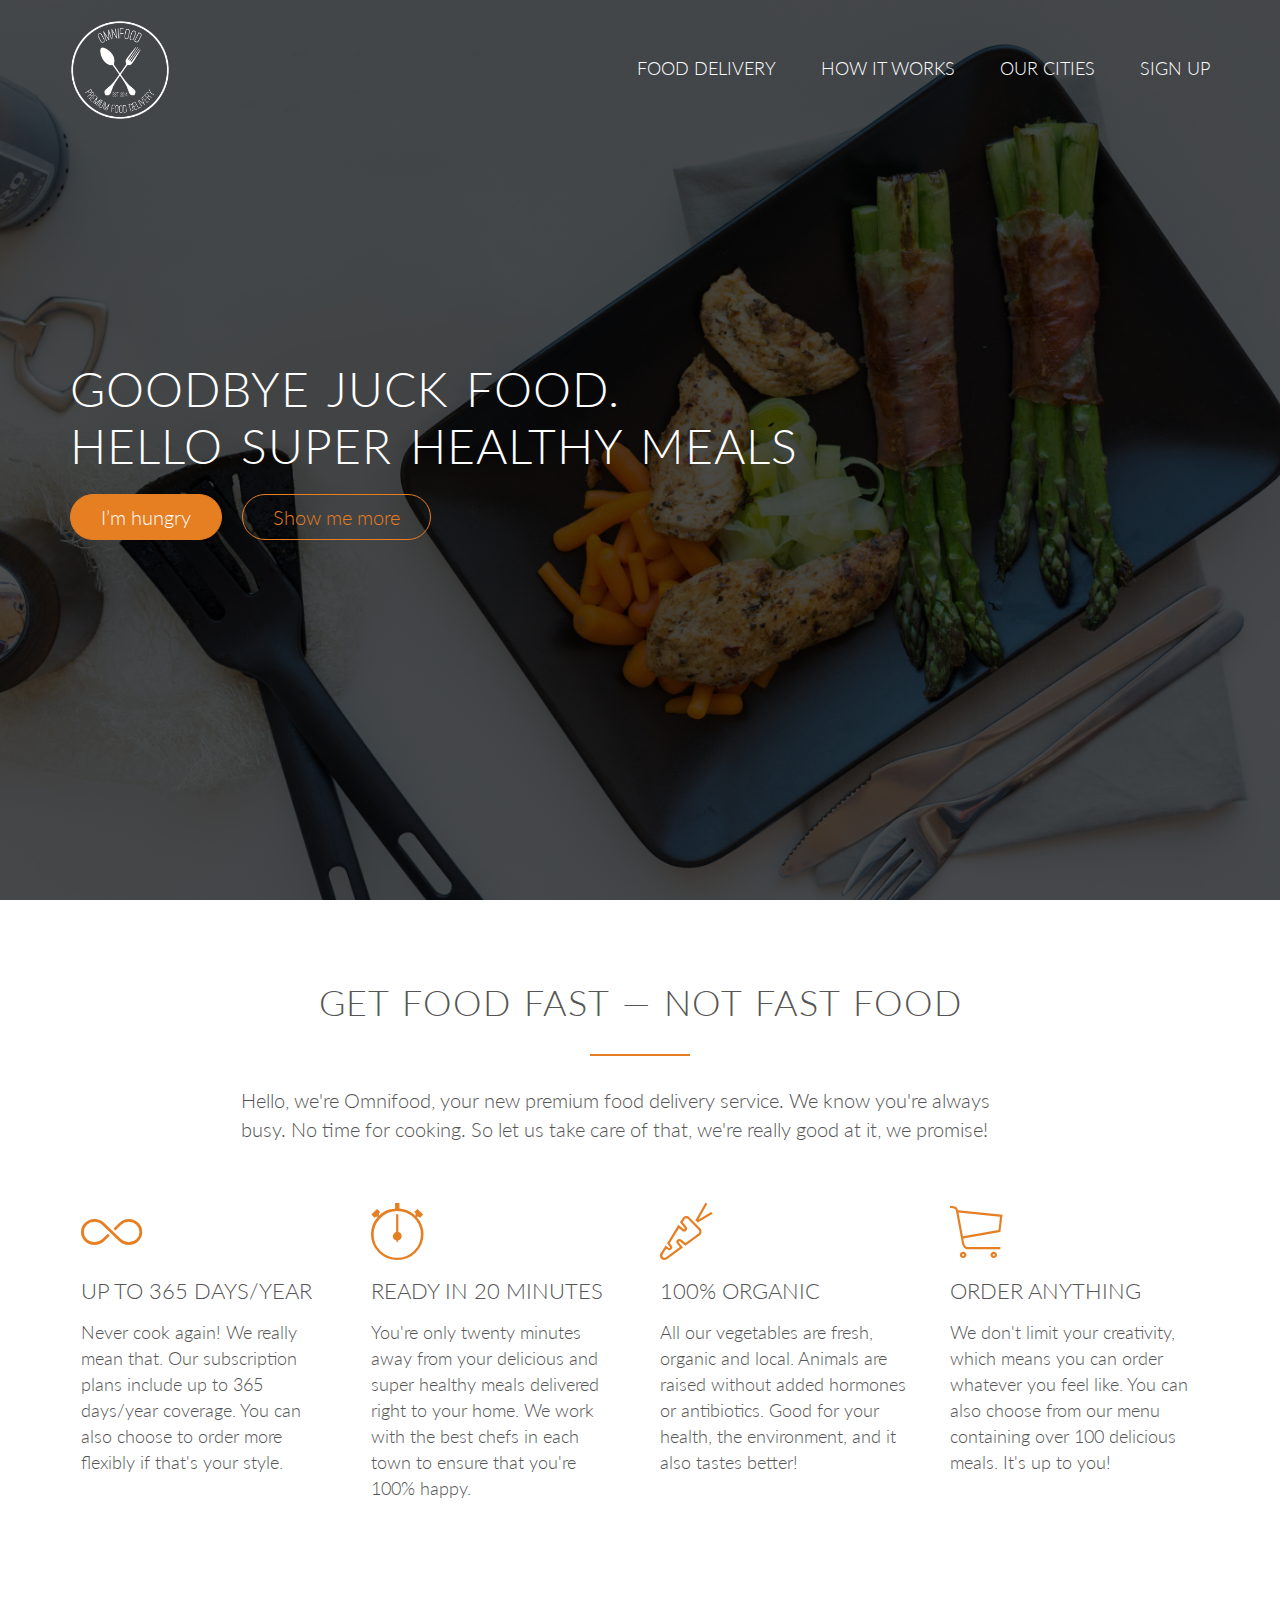
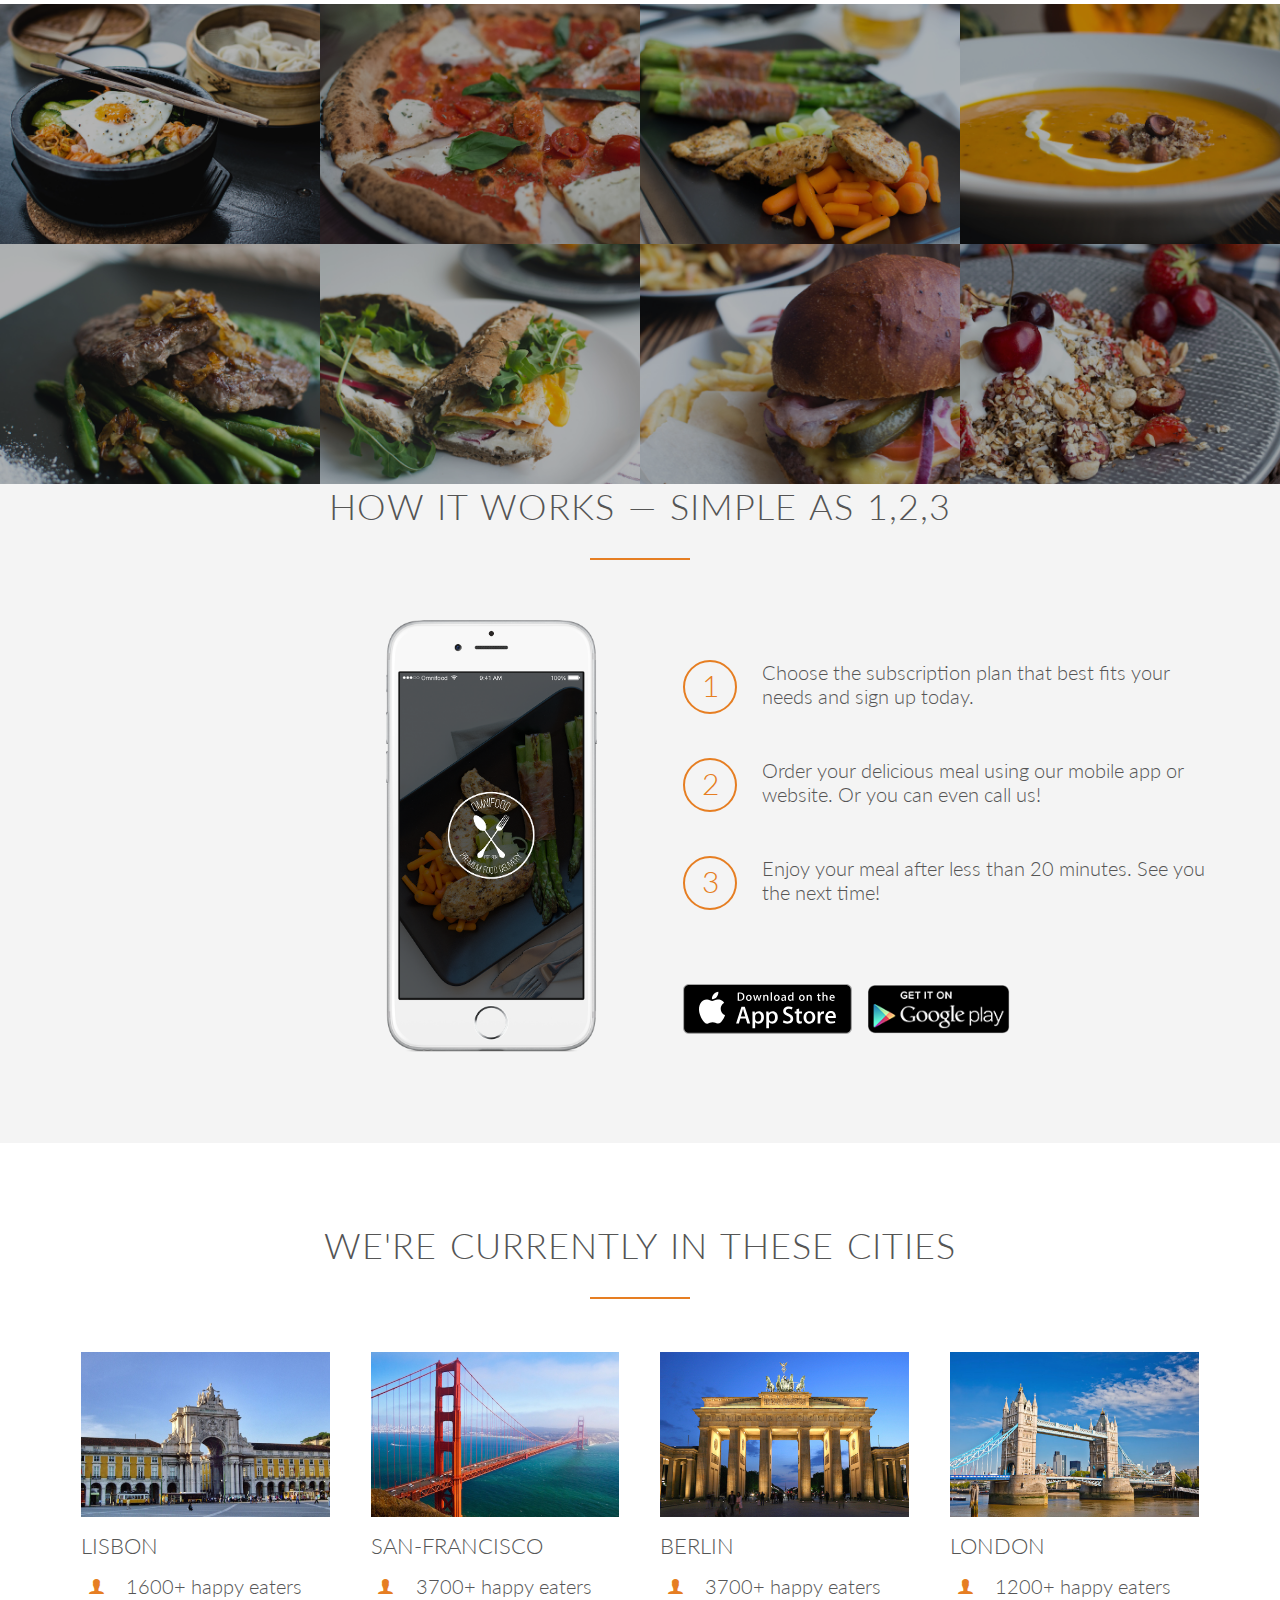
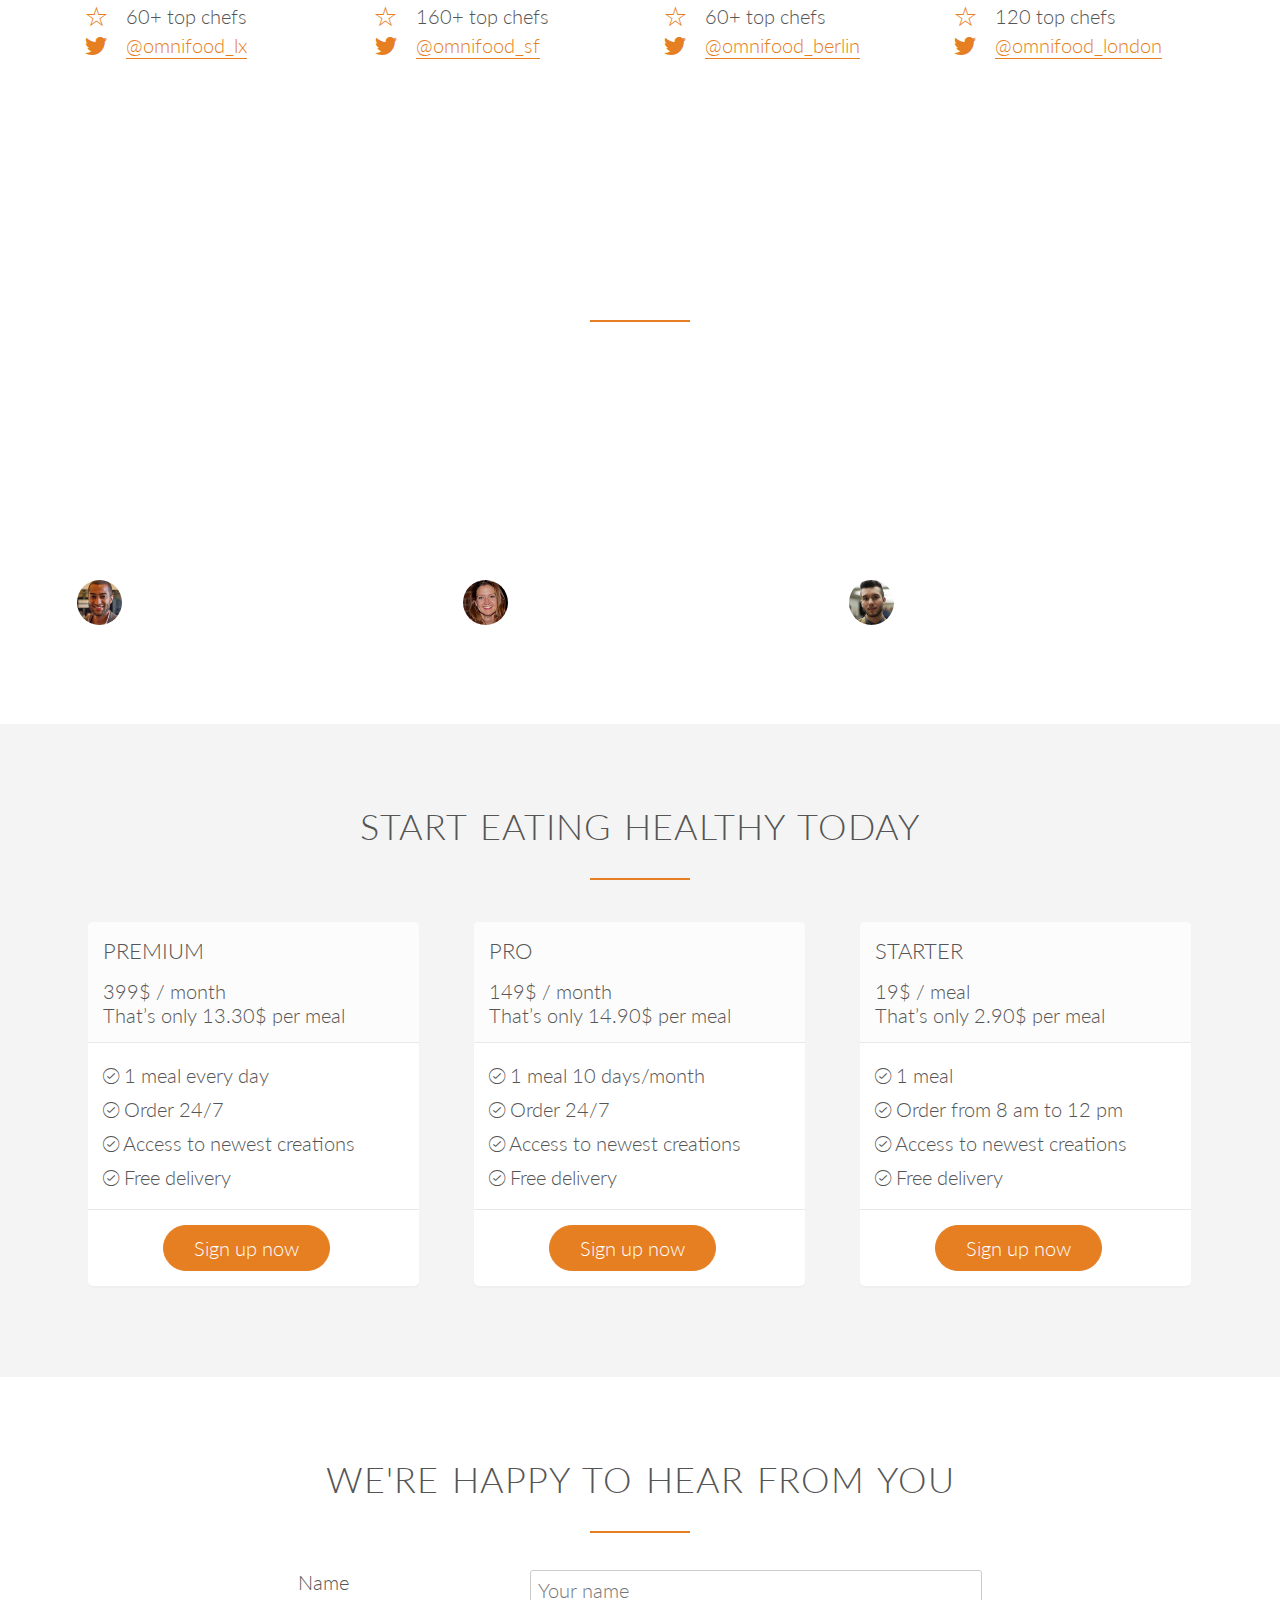
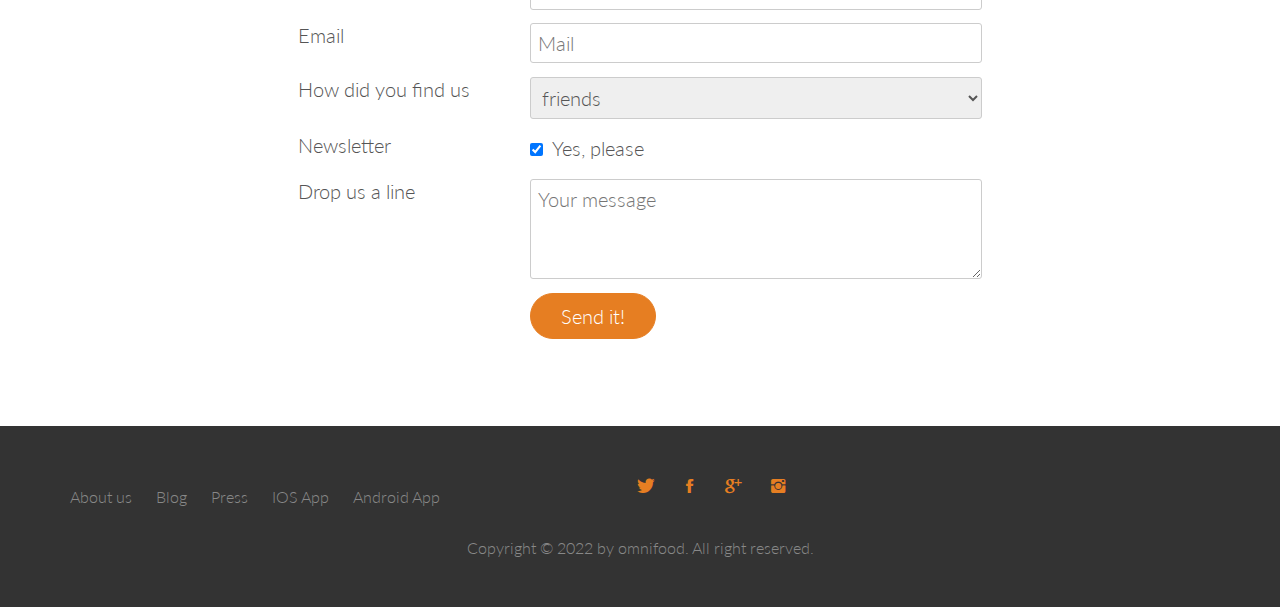
<file: index.html>
<!DOCTYPE.html>
<html>
    <head>
    <link rel="stylesheet"types="text/css"href="vendors/css/normalize.css">
    <link rel="stylesheet"types="text/css"href="vendors/css/grid.css">
   <link rel="stylesheet" type="text/css" href="vendors/css/ionicons.min.css">
  <link rel="stylesheet"types="text/css" href="resources/css/style.css"> 
   <!--<link rel="stylesheet"types="text/css" href="Resourses/css/style.css">-->
    <link href="https://fonts.googleapis.com/css2?family=Lato:ital,wght@0,100;0,300;0,400;1,100;1,700&display=swap" rel="stylesheet" types="text/css"> 
    <title>
        Omnifood
    </title>
</head>
        <body>
            <header>
                <nav>
                    <div class="row">
                        <img src="resources/img/logo-white.png" alt="Omnifood logo"class="logo">
                        <ul class="main-nav">
                            <li><a href="#">Food delivery</a></li>
                            <li><a href="#">How it works</a></li>
                            <li><a href="#">Our Cities</a></li>
                            <li><a href="#">Sign up</a></li>
                        </ul>

                    </div>
                </nav>
               <div class="hero-text-box">
                    <h1>Goodbye juck food.<br>Hello super healthy meals</h1>
                    <a class="btn btn-full" href="#">I’m hungry</a>
                    <a class="btn btn-ghost" href="#">Show me more</a>

                </div>
           </header>
           <section class="section-features">
              <div class="row">
                   <h2>Get food fast &mdash; not fast food</h2>
                   <p class="long-copy">
                      Hello, we're Omnifood, your new premium food delivery service. We know you're always busy. No time for cooking. So let us take care of that, we're really good at it, we promise!
                   </p>
              </div>
            
               <div class="row">
                   <div class="col span-1-of-4 box"> 
                      <i class="ion-ios-infinite-outline icon-big"></i> <!-- ionicon.min.css add করে ionicons.com থেকে just নামটা কপি করে class হিসাবে add করলেই হবে-->
                      <h3>Up to 365 days/year</h3>
                      <p>
                        Never cook again! We really mean that. Our subscription plans include up to 365 days/year coverage. You can also choose to order more flexibly if that's your style.
                     </p>
                  </div>
                <div class="col span-1-of-4 box">
                    <i class="ion-ios-stopwatch-outline icon-big"></i>
                    <h3>Ready in 20 minutes</h3>
                    <p>
                        You're only twenty minutes away from your delicious and super healthy meals delivered right to your home. We work with the best chefs in each town to ensure that you're 100% happy.
                    </p>
                </div>
                <div class="col span-1-of-4 box">
                    <i class="ion-ios-nutrition-outline icon-big"></i>
                    <h3>100% organic</h3>
                    <p>
                        All our vegetables are fresh, organic and local. Animals are raised without added hormones or antibiotics. Good for your health, the environment, and it also tastes better!
                    </p>
                </div>
                  <div class="col span-1-of-4 box">
                    <i class="ion-ios-cart-outline icon-big"></i>
                    <h3>Order anything</h3>
                    <p>
                        We don't limit your creativity, which means you can order whatever you feel like. You can also choose from our menu containing over 100 delicious meals. It's up to you!
                    </p>
                  </div>
                </div>   
            </section>

            <section class="section-meals">
                <ul class="meals-showcase">
                    <li>
                        <figure class="meal-photo">
                            <img src="resources/img/1.jpg" alt="Korean bibimbap with egg and vegetables">
                        </figure>
                    </li>
                    <li>
                        <figure class="meal-photo" >
            
                        
                            <img src="resources/img/2.jpg" alt="Simple italian pizza with cherry tomatoes">
                        </figure>
                    </li>
                    <li>
                        <figure class="meal-photo">
                            <img src="resources/img/3.jpg" alt="Chicken breast steak with vegetables">
                        </figure>
                    </li>
                    <li>
                        <figure class="meal-photo">
                            <img src="resources/img/4.jpg" alt="Autumn pumpkin soup">
                        </figure>
                    </li>

                </ul>

                <ul class="meals-showcase">
                    <li>
                        <figure class="meal-photo">
                            <img src="resources/img/5.jpg" alt="Paleo beef steak with vegetables">
                        </figure>
                    </li>
                    <li>
                        <figure class="meal-photo">
                            <img src="resources/img/6.jpg" alt="Healthy baguette with egg and vegetables">
                        </figure>
                    </li>
                    <li>
                        <figure class="meal-photo" >
                            
                            <img src="resources/img/7.jpg" alt="Burger with cheddar and bacon">
                        </figure>
                    </li>
                    <li>
                        <figure class="meal-photo">
                            <img src="resources/img/8.jpg" alt="Granola with cherries and strawberries">
                        </figure>
                    </li>

                </ul>
                


            </section>
            <section class="section-steps">
                <div class="row">
                    <h2>How it works &mdash; simple as 1,2,3</h2>
                </div>
                <div class="row">
                    <div class="col span-1-of-2 steps-box">
                        <img src="resources/img/app-iPhone.png" alt="Omnifood app on iphone" class="app-screen">
                    </div>
                    <div class="col span-1-of-2 steps-box">
                        
                        <div class="works-step">
                            <div>1</div>
                            <p>Choose the subscription plan that best fits your needs and sign up today.</p>
                        </div>
                        <div class="works-step">
                            <div>2</div>
                            <p>Order your delicious meal using our mobile app or website. Or you can even call us!</p>
                        </div>
                        <div class="works-step">
                            <div>3</div>
                            <p>Enjoy your meal after less than 20 minutes. See you the next time!</p>
                        </div>
                        <a href="https://play.google.com/store/apps/details?id=com.playful.flirty.local.moms.personals.meetups&gclid=CjwKCAiAheacBhB8EiwAItVO22hJdziJp4eKCuzRIHZWFOJwMffQYZ4vuvxx7JPDQHBOtcshnYfucRoCfJQQAvD_BwE" class="btn-app"><img src="resources/img/download-app.svg" alt="App Store BUtton"></a>
                        <a href="https://www.google.com" class="btn-app"><img src="resources/img/download-app-android.png" alt="Play Store BUtton"></a>
                    </div>
                </div>
        
                
            </section>

            <section class="section-cities">
                <div class="row">
                    <h2> We're currently in these cities</h2>
                    
                </div> 
                <div class="row">
                    <div class="col span-1-of-4 box">
                        <img src="resources/img/lisbon-3.jpg" alt="Lisbon">
                        <h3>Lisbon</h3>
                        <div class="city-feature">
                            <i class="ion-ios-person icon-small"></i>
                            1600+ happy eaters
                        </div>
                        <div class="city-feature">
                            <i class="ion-ios-star-outline icon-small"></i>
                            60+ top chefs
                         </div>
                         <div class="city-feature">
                            <i class="ion-social-twitter icon-small"></i>
                            <a href="#">@omnifood_lx</a>
                         </div>
                    </div>
                    <div class="col span-1-of-4 box ">
                        <img src="resources/img/san-francisco.jpg" alt="Lisbon">
                        <h3>San-francisco</h3>
                        <div class="city-feature">
                           <i class="ion-ios-person icon-small"></i>
                           3700+ happy eaters
                        </div>
                        <div class="city-feature">
                            <i class="ion-ios-star-outline icon-small"></i>
                            160+ top chefs
                         </div>
                         <div class="city-feature">
                            <i class="ion-social-twitter icon-small"></i>
                            <a href="#">@omnifood_sf</a>
                         </div>
                    </div>
                    <div class="col span-1-of-4 box ">
                        <img src="resources/img/berlin.jpg" alt="Lisbon">
                        <h3>Berlin</h3>
                        <div class="city-feature">
                           <i class="ion-ios-person icon-small"></i>
                           3700+ happy eaters
                        </div>
                        <div class="city-feature">
                            <i class="ion-ios-star-outline icon-small"></i>
                            60+ top chefs
                         </div>
                         <div class="city-feature">
                            <i class="ion-social-twitter icon-small"></i>
                            <a href="#">@omnifood_berlin</a>
                         </div>
                    </div>
                    <div class="col span-1-of-4 box ">      <!--box dile separate pic hobe na dile ak sathe hbe pic gula-->
                        <img src="resources/img/london.jpg" alt="Lisbon">
                        <h3>London</h3>
                        <div class="city-feature">
                           <i class="ion-ios-person icon-small"></i>
                           1200+ happy eaters
                        </div>
                        <div class="city-feature">
                            <i class="ion-ios-star-outline icon-small"></i>
                            120 top chefs
                         </div>
                         <div class="city-feature">
                            <i class="ion-social-twitter icon-small"></i>
                            <a href="#">@omnifood_london</a>
                         </div>
                    </div>
                </div> 
            </section>
             
            <section class="section-testimonials">
                <div class="row">
                    <h2>Our customers can't live without us</h2>
                </div>
                <div class="row">
                    <div class="col span-1-of-3">
                        <blockquote>
                            Omnifood is just awesome! I just launched a startup which leaves me with no time for cooking, so Omnifood is a life-saver. Now that I got used to it, I couldn't live without my daily meals!
                        <cite><img src="resources/img/customer-1.jpg">Alberto Duncan</cite>      
                        </blockquote>
                    </div>
                    <div class="col span-1-of-3">
                        <blockquote>
                            Inexpensive, healthy and great-tasting meals, delivered right to my home. We have lots of food delivery here in Lisbon, but no one comes even close to Omifood. Me and my family are so in love!
                        <cite><img src="resources/img/customer-2.jpg">Anik paul</cite>      
                        </blockquote>
                    </div>
                    <div class="col span-1-of-3">
                        <blockquote>
                            I was looking for a quick and easy food delivery service in San Franciso. I tried a lot of them and ended up with Omnifood. Best food delivery service in the Bay Area. Keep up the great work!
                        <cite><img src="resources/img/customer-3.jpg">Arif ISlam</cite>      
                        </blockquote>
                    </div>
                </div>
            </section>

            <section class="section-plans">
                <div class="row">
                    <h2>Start eating healthy today</h2>
                    </div>
                    <div class="row">
                        <div class="col span-1-of-3">
                            <div class="plan-box">
                                <div>
                                    <h3>Premium</h3>
                                    <p class="plan-prize">399$ / month</p>
                                    <p class="plan-prize-meal">That’s only 13.30$ per meal</p>
                                
                                </div>
                                    
                                
                                <div>
                                    <ul>
                                        <li> <i class="ion-ios-checkmark-outline"></i> 1 meal every day</li>
                                        <li> <i class="ion-ios-checkmark-outline"></i> Order 24/7</li>
                                        <li> <i class="ion-ios-checkmark-outline"></i> Access to newest creations</li>
                                        <li> <i class="ion-ios-checkmark-outline"></i> Free delivery</li>
                                    </ul>
                                </div>

                                <div>
                                    <a href="#" class="btn btn-full">Sign up now</a>
                                </div>
                            </div>
                        </div>


                        <div class="col span-1-of-3">
                            <div class="plan-box">
                                <div>
                                    <h3>Pro</h3>
                                    <p class="plan-prize">149$ / month</p>
                                    <p class="plan-prize-meal">That’s only 14.90$ per meal</p>
                                
                                </div>
                                    
                                
                                <div>
                                    <ul>
                                        <li> <i class="ion-ios-checkmark-outline"></i> 1 meal 10 days/month</li>
                                        <li> <i class="ion-ios-checkmark-outline"></i> Order 24/7</li>
                                        <li> <i class="ion-ios-checkmark-outline"></i> Access to newest creations</li>
                                        <li> <i class="ion-ios-checkmark-outline"></i> Free delivery</li>
                                    </ul>
                                </div>

                                <div>
                                    <a href="#" class="btn btn-full">Sign up now</a>
                                </div>
                            </div>
                        </div>



                        <div class="col span-1-of-3">
                            <div class="plan-box">
                                <div>
                                    <h3>Starter</h3>
                                    <p class="plan-prize">19$ / meal</p>
                                    <p class="plan-prize-meal">That’s only 2.90$ per meal</p>
                                
                                </div>
                                    
                                
                                <div>
                                    <ul>
                                        <li> <i class="ion-ios-checkmark-outline"></i> 1 meal </li>
                                        <li> <i class="ion-ios-checkmark-outline"></i> Order from 8 am to 12 pm</li>
                                        <li> <i class="ion-ios-checkmark-outline"></i> Access to newest creations</li>
                                        <li> <i class="ion-ios-checkmark-outline"></i> Free delivery</li>
                                    </ul>
                                </div>

                                <div>
                                    <a href="#" class="btn btn-full">Sign up now</a>
                                </div>
                            </div>
                        </div>
                 
            </section>


            <section class="section-form">
                <div class="row">
                    <h2>We're happy to hear from you</h2>
                </div>
                <div class="row">
                    <form method="post" action="#" class="contact-form">
                        <div class="row">
                            <div class="col span-1-of-3">
                                <label>Name</label>
                            </div>
                            <div class="col span-2-of-3">
                                <input type="text" name="name" id="name" placeholder="Your name" required>
                            </div>
                        </div>

                        <div class="row">
                            <div class="col span-1-of-3">
                                <label>Email</label>
                            </div>
                            <div class="col span-2-of-3">
                                <input type="text" name="name" id="name" placeholder="Mail" required>
                            </div>
                        </div>

                        <div class="row">
                            <div class="col span-1-of-3">
                                <label>How did you find us</label>
                            </div>
                            <div class="col span-2-of-3">
                                <select name="find us" id="find us">              <!--for select option -->
                                    <option value="friends"  selected>friends</option>
                                    <option value="search" >search engine</option>
                                    <option value="ad">Advertisement</option>
                                    <option value="other">Other</option>
                                 </select>
                            </div>
                        </div>

                        <div class="row">
                            <div class="col span-1-of-3">
                                <label>Newsletter</label>
                            </div>
                            <div class="col span-2-of-3">          <!--aita hocce form er jonno mainly akoi sarite uthbe faka ghor gula-->
                                <input type="checkbox" name="news" id="news" checked> Yes, please
                            </div>
                        </div>

                        <div class="row">
                            <div class="col span-1-of-3">
                                <label>Drop us a line</label>
                            </div>
                            <div class="col span-2-of-3">
                                <textarea name="message" placeholder="Your message"></textarea>
                            </div>
                        </div>

                        <div class="row">
                            <div class="col span-1-of-3">
                                <label>&nbsp;</label>
                            </div>
                            <div class="col span-2-of-3">
                                <input type="submit" value="Send it!">
                            </div>
                        </div>
                    </form>
                </div>
            </section>

            <footer>
              <div class="row">
               <div class="col span-1-of-2">
                   <ul class="footer-nav">
                    <li><a href="#">About us</a></li>
                    <li><a href="#">Blog</a></li>
                    <li><a href="#">Press</a></li>
                    <li><a href="#">IOS App</a></li>
                    <li><a href="#">Android App</a></li>
                   </ul>

               </div>
                     <ul class="social-link">
                        <!--<li><a href="#"><i class="ion-social-facebook-small"></i></a></li>--->
                        <i class="ion-social-twitter icon-small"></i>
                        <i class="ion-social-facebook icon-small"></i>
                        <i class="ion-social-googleplus icon-small"></i>
                        <i class="ion-social-Instagram icon-small"></i>
                     </ul>

              </div>

              <div class="row">
                <p>
                    Copyright &copy; 2022 by omnifood. All right reserved.
                </p>
              </div>
            </footer>
        </body>
        




        
</html>



<!------
Section 8: Footer
Title: None

Navigation:
1. About us
2. Blog
3. Press
4. iOS App
5. Android App

Also include links to facebook, twitter, google+ and Instagram accounts

<ion-icon name="logo-facebook"></ion-icon>

------>
</file>
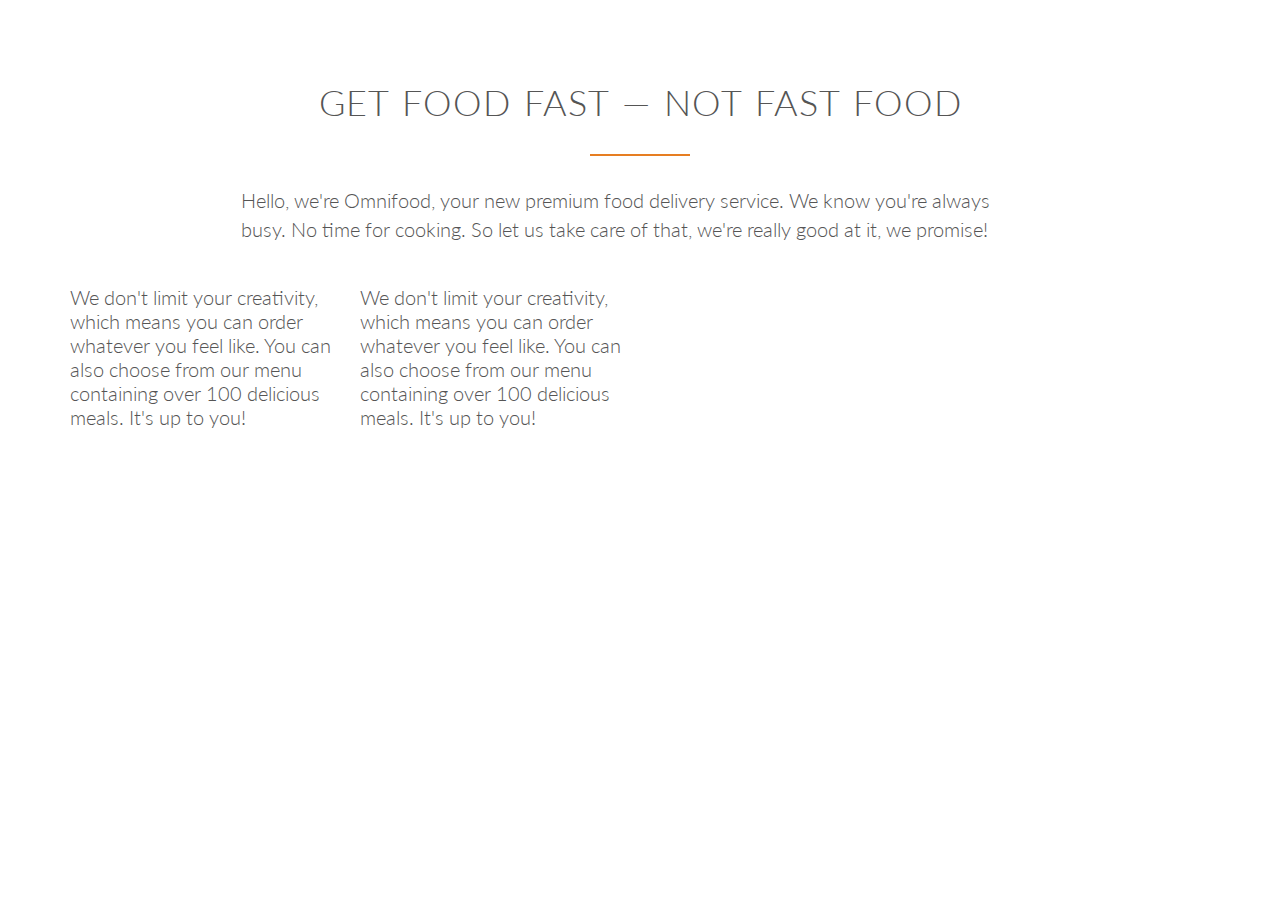
<file: new.html>
<!DOCTYPE html>
<html lang="en">

<head>
    <meta name="viewport" content="width=device-width, initial-scale=1.0">

    <link rel="stylesheet" type="text/css" href="vendors/css/normalize.css">
    <!--সব ব্রাউজারে একই দেখার জন্য এই normalize.css ব্যবহার করা হইছে-->
    <link rel="stylesheet" type="text/css" href="vendors/css/grid.css">
    <!--responsive web design এর জন্য-->
    <link rel="stylesheet" type="text/css" href="vendors/css/ionicons.min.css">
    <link rel="stylesheet" type="text/css" href="vendors/css/animate.css">
    <link rel="stylesheet" type="text/css" href="resources/css/style.css">
    <link rel="stylesheet" type="text/css" href="resources/css/queries.css">
    <link href='http://fonts.googleapis.com/css?family=Lato:100,300,400,300italic' rel='stylesheet' type='text/css'>
    <!--
 google থেকে ডিরেক্ট ফন্ট এইভাবে নেওয়া যায়, যেগুলা লাগবে সেগুলা সিলাক্ট করে url copy করে নিয়ে ব্যবহার করা যায়-->
    <title>Omnifood</title>
</head>

<body>


    <section class="section-features">
        <div class="row">
            <h2>Get food fast &mdash; not fast food</h2>
            <!-- হচ্ছে হাইফেন এর থেকে একটু বড়। এভাবেও charecter use করা যায়-->
            <p class="long-copy">
                Hello, we're Omnifood, your new premium food delivery service. We know you're always busy. No time for
                cooking. So let us take care of that, we're really good at it, we promise!
            </p>
        </div>

        <div class="row">
            <div class="col span-1-of-4">

                <p>
                    We don't limit your creativity, which means you can order whatever you feel like. You can also
                    choose from our menu containing over 100 delicious meals. It's up to you!
                </p>
            </div>
            <div class="col span-1-of-4">

                <p>
                    We don't limit your creativity, which means you can order whatever you feel like. You can also
                    choose from our menu containing over 100 delicious meals. It's up to you!
                </p>
            </div>
        </div>
    </section>

</body>

</html>
</file>
<file: vendors/css/grid.css>
/*  SECTIONS  ============================================================================= */

.section {
	clear: both;
	padding: 0px;
	margin: 0px;
}

/*  GROUPING  ============================================================================= */

.row {
    zoom: 1; /* For IE 6/7 (trigger hasLayout) */
}

.row:before,
.row:after {
    content:"";
    display:table;
}
.row:after {
    clear:both;
}

/*  GRID COLUMN SETUP   ==================================================================== */

.col {
	display: block;
	float:left;
	margin: 1% 0 1% 1.6%;
}

.col:first-child { margin-left: 0; } /* all browsers except IE6 and lower */


/*  REMOVE MARGINS AS ALL GO FULL WIDTH AT 480 PIXELS */

@media only screen and (max-width: 480px) {
	.col { 
		/*margin: 1% 0 1% 0%;*/
        margin: 0;
	}
}


/*  GRID OF TWO   ============================================================================= */


.span-2-of-2 {
	width: 100%;
}

.span-1-of-2 {
	width: 49.2%;
}

/*  GO FULL WIDTH AT LESS THAN 480 PIXELS */

@media only screen and (max-width: 480px) {
	.span-2-of-2 {
		width: 100%; 
	}
	.span-1-of-2 {
		width: 100%; 
	}
}


/*  GRID OF THREE   ============================================================================= */

	
.span-3-of-3 {
	width: 100%; 
}

.span-2-of-3 {
	width: 66.13%; 
}

.span-1-of-3 {
	width: 32.26%; 
}


/*  GO FULL WIDTH AT LESS THAN 480 PIXELS */

@media only screen and (max-width: 480px) {
	.span-3-of-3 {
		width: 100%; 
	}
	.span-2-of-3 {
		width: 100%; 
	}
	.span-1-of-3 {
		width: 100%;
	}
}

/*  GRID OF FOUR   ============================================================================= */

	
.span-4-of-4 {
	width: 100%; 
}

.span-3-of-4 {
	width: 74.6%; 
}

.span-2-of-4 {
	width: 49.2%; 
}

.span-1-of-4 {
	width: 23.8%; 
}


/*  GO FULL WIDTH AT LESS THAN 480 PIXELS */

@media only screen and (max-width: 480px) {
	.span-4-of-4 {
		width: 100%; 
	}
	.span-3-of-4 {
		width: 100%; 
	}
	.span-2-of-4 {
		width: 100%; 
	}
	.span-1-of-4 {
		width: 100%; 
	}
}


/*  GRID OF FIVE   ============================================================================= */

	
.span-5-of-5 {
	width: 100%;
}

.span-4-of-5 {
  	width: 79.68%; 
}

.span-3-of-5 {
  	width: 59.36%; 
}

.span-2-of-5 {
  	width: 39.04%;
}

.span-1-of-5 {
  	width: 18.72%;
}


/*  GO FULL WIDTH AT LESS THAN 480 PIXELS */

@media only screen and (max-width: 480px) {
	.span-5-of-5 {
		width: 100%; 
	}
	.span-4-of-5 {
		width: 100%; 
	}
	.span-3-of-5 {
		width: 100%; 
	}
	.span-2-of-5 {
		width: 100%; 
	}
	.span-1-of-5 {
		width: 100%; 
	}
}


/*  GRID OF SIX   ============================================================================= */


.span-6-of-6 {
	width: 100%;
}

.span-5-of-6 {
  	width: 83.06%;
}

.span-4-of-6 {
  	width: 66.13%;
}

.span-3-of-6 {
  	width: 49.2%;
}

.span-2-of-6 {
  	width: 32.26%;
}

.span-1-of-6 {
  	width: 15.33%;
}


/*  GO FULL WIDTH AT LESS THAN 480 PIXELS */

@media only screen and (max-width: 480px) {
	.span-6-of-6 {
		width: 100%; 
	}
	.span-5-of-6 {
		width: 100%; 
	}
	.span-4-of-6 {
		width: 100%; 
	}
	.span-3-of-6 {
		width: 100%; 
	}
	.span-2-of-6 {
		width: 100%; 
	}
	.span-1-of-6 {
		width: 100%; 
	}
}



/*  GRID OF SEVEN   ============================================================================= */


.span-7-of-7 {
	width: 100%;
}

.span-6-of-7 {
	width: 85.48%;
}

.span-5-of-7 {
  	width: 70.97%;
}

.span-4-of-7 {
  	width: 56.45%;
}

.span-3-of-7 {
  	width: 41.94%;
}

.span-2-of-7 {
  	width: 27.42%;
}

.span-1-of-7 {
  	width: 12.91%;
}


/*  GO FULL WIDTH AT LESS THAN 480 PIXELS */

@media only screen and (max-width: 480px) {
	.span-7-of-7 {
		width: 100%; 
	}
	.span-6-of-7 {
		width: 100%; 
	}
	.span-5-of-7 {
		width: 100%; 
	}
	.span-4-of-7 {
		width: 100%; 
	}
	.span-3-of-7 {
		width: 100%; 
	}
	.span-2-of-7 {
		width: 100%; 
	}
	.span-1-of-7 {
		width: 100%; 
	}
}


/*  GRID OF EIGHT   ============================================================================= */

	
.span-8-of-8 {
	width: 100%;
}

.span-7-of-8 {
	width: 87.3%; 
}

.span-6-of-8 {
	width: 74.6%; 
}

.span-5-of-8 {
	width: 61.9%; 
}

.span-4-of-8 {
	width: 49.2%; 
}

.span-3-of-8 {
	width: 36.5%;
}

.span-2-of-8 {
	width: 23.8%; 
}

.span-1-of-8 {
	width: 11.1%; 
}


/*  GO FULL WIDTH AT LESS THAN 480 PIXELS */

@media only screen and (max-width: 480px) {
	.span-8-of-8 {
		width: 100%; 
	}
	.span-7-of-8 {
		width: 100%; 
	}
	.span-6-of-8 {
		width: 100%; 
	}
	.span-5-of-8 {
		width: 100%; 
	}
	.span-4-of-8 {
		width: 100%; 
	}
	.span-3-of-8 {
		width: 100%; 
	}
	.span-2-of-8 {
		width: 100%; 
	}
	.span-1-of-8 {
		width: 100%; 
	}
}


/*  GRID OF NINE   ============================================================================= */


.span-9-of-9 {
	width: 100%;
}

.span-8-of-9 {
	width: 88.71%;
}

.span-7-of-9 {
	width: 77.42%; 
}

.span-6-of-9 {
	width: 66.13%; 
}

.span-5-of-9 {
	width: 54.84%; 
}

.span-4-of-9 {
	width: 43.55%; 
}

.span-3-of-9 {
	width: 32.26%;
}

.span-2-of-9 {
	width: 20.97%; 
}

.span-1-of-9 {
	width: 9.68%; 
}


/*  GO FULL WIDTH AT LESS THAN 480 PIXELS */

@media only screen and (max-width: 480px) {
	.span-9-of-9 {
		width: 100%; 
	}
	.span-8-of-9 {
		width: 100%; 
	}
	.span-7-of-9 {
		width: 100%; 
	}
	.span-6-of-9 {
		width: 100%; 
	}
	.span-5-of-9 {
		width: 100%; 
	}
	.span-4-of-9 {
		width: 100%; 
	}
	.span-3-of-9 {
		width: 100%; 
	}
	.span-2-of-9 {
		width: 100%; 
	}
	.span-1-of-9 {
		width: 100%; 
	}
}


/*  GRID OF TEN   ============================================================================= */


.span-10-of-10 {
	width: 100%;
}

.span-9-of-10 {
	width: 89.84%;
}

.span-8-of-10 {
	width: 79.68%;
}

.span-7-of-10 {
	width: 69.52%; 
}

.span-6-of-10 {
	width: 59.36%; 
}

.span-5-of-10 {
	width: 49.2%; 
}

.span-4-of-10 {
	width: 39.04%; 
}

.span-3-of-10 {
	width: 28.88%;
}

.span-2-of-10 {
	width: 18.72%; 
}

.span-1-of-10 {
	width: 8.56%; 
}


/*  GO FULL WIDTH AT LESS THAN 480 PIXELS */

@media only screen and (max-width: 480px) {
	.span-10-of-10 {
		width: 100%; 
	}
	.span-9-of-10 {
		width: 100%; 
	}
	.span-8-of-10 {
		width: 100%; 
	}
	.span-7-of-10 {
		width: 100%; 
	}
	.span-6-of-10 {
		width: 100%; 
	}
	.span-5-of-10 {
		width: 100%; 
	}
	.span-4-of-10 {
		width: 100%; 
	}
	.span-3-of-10 {
		width: 100%; 
	}
	.span-2-of-10 {
		width: 100%; 
	}
	.span-1-of-10 {
		width: 100%; 
	}
}


/*  GRID OF ELEVEN   ============================================================================= */

.span-11-of-11 {
	width: 100%;
}

.span-10-of-11 {
	width: 90.76%;
}

.span-9-of-11 {
	width: 81.52%;
}

.span-8-of-11 {
	width: 72.29%;
}

.span-7-of-11 {
	width: 63.05%; 
}

.span-6-of-11 {
	width: 53.81%; 
}

.span-5-of-11 {
	width: 44.58%; 
}

.span-4-of-11 {
	width: 35.34%; 
}

.span-3-of-11 {
	width: 26.1%;
}

.span-2-of-11 {
	width: 16.87%; 
}

.span-1-of-11 {
	width: 7.63%; 
}


/*  GO FULL WIDTH AT LESS THAN 480 PIXELS */

@media only screen and (max-width: 480px) {
	.span-11-of-11 {
		width: 100%; 
	}
	.span-10-of-11 {
		width: 100%; 
	}
	.span-9-of-11 {
		width: 100%; 
	}
	.span-8-of-11 {
		width: 100%; 
	}
	.span-7-of-11 {
		width: 100%; 
	}
	.span-6-of-11 {
		width: 100%; 
	}
	.span-5-of-11 {
		width: 100%; 
	}
	.span-4-of-11 {
		width: 100%; 
	}
	.span-3-of-11 {
		width: 100%; 
	}
	.span-2-of-11 {
		width: 100%; 
	}
	.span-1-of-11 {
		width: 100%; 
	}
}


/*  GRID OF TWELVE   ============================================================================= */

.span-12-of-12 {
	width: 100%;
}

.span-11-of-12 {
	width: 91.53%;
}

.span-10-of-12 {
	width: 83.06%;
}

.span-9-of-12 {
	width: 74.6%;
}

.span-8-of-12 {
	width: 66.13%;
}

.span-7-of-12 {
	width: 57.66%; 
}

.span-6-of-12 {
	width: 49.2%; 
}

.span-5-of-12 {
	width: 40.73%; 
}

.span-4-of-12 {
	width: 32.26%; 
}

.span-3-of-12 {
	width: 23.8%;
}

.span-2-of-12 {
	width: 15.33%; 
}

.span-1-of-12 {
	width: 6.86%; 
}


/*  GO FULL WIDTH AT LESS THAN 480 PIXELS */

@media only screen and (max-width: 480px) {
	.span-12-of-12 {
		width: 100%; 
	}
	.span-11-of-12 {
		width: 100%; 
	}
	.span-10-of-12 {
		width: 100%; 
	}
	.span-9-of-12 {
		width: 100%; 
	}
	.span-8-of-12 {
		width: 100%; 
	}
	.span-7-of-12 {
		width: 100%; 
	}
	.span-6-of-12 {
		width: 100%; 
	}
	.span-5-of-12 {
		width: 100%; 
	}
	.span-4-of-12 {
		width: 100%; 
	}
	.span-3-of-12 {
		width: 100%; 
	}
	.span-2-of-12 {
		width: 100%; 
	}
	.span-1-of-12 {
		width: 100%; 
	}
}
</file>
<file: resources/css/style.css>
/*
Orange color: #e67e22

*/


/* ----------------------------------------------- */
/* BASIC SETUP */
/* ----------------------------------------------- */

* {
    margin: 0;
    padding: 0;
    box-sizing: border-box;
} /* '*'এটা দিয়ে পুরা html file এর জন্য কাজ করা হয়*/


html,
body {
    background-color: #fff;
    color: #555;
    font-family: 'Lato', 'Arial', sans-serif;
    /*এটা করা হয় কারণ যদি ইউজার এর ইন্টারনেট কানেকশন না থাকে তাইলে এই ফন্ট ব্যাবহার হবে। প্রথমে lato.. এটা কাজ না করলে দেন বাকিগুলার একটা ইউজ করবে*/
    
    font-weight: 300; /*অভার অল ডিফল্ট ফন্ট অয়েট। যদিও গুগল ফন্ট এ দেয়া আছে ৩০০,৪০০ অনেকগুলা বাট এইটা ডিফল্ট*/
    font-size: 20px;
    text-rendering: optimizeLegibility; 
    overflow-x: hidden;
}

.clearfix {zoom: 1;}
.clearfix:after {
    content: '.';
    clear: both;
    display: block;
    height: 0;
    visibility: hidden;
}

/* ----------------------------------------------- */
/* REUSABLE COMPONENTS */
/* ----------------------------------------------- */


.row {
    max-width: 1140px;  /* আগের প্রোজেক্ট এ ৯৬০পিক্স ইউজ করছিলাম */
    margin: 0 auto;  /*এটার মানে top-right-bottom-left এ 0 auto 0 auto না দিয়ে শুধু 0 auto দিলেও চলে*/
}
 /*যেহেতু কন্টেন্ট গুলা রো তে থাকবে তাই*/
section {
    padding: 80px 0;
}

.box {
    padding: 1%;
}

/* ----- HEADINGS ----- */
h1,
h2,
h3 {
    font-weight: 300;
    text-transform: uppercase;
}

h1 {
    margin-top: 0; /* টপ এ ০ না করলে মার্জিন এর জন্য ইমেজটা পুরা টা নিত না */
    margin-bottom: 20px;
    color: #fff;
    font-size: 240%; /* ২৪০% দিয়ে মেইন বডি বা গ্লোবালি যত ফন্ট আছে তার ২৪০% করে দিবে */
    word-spacing: 4px;
    letter-spacing: 1px;
}

h2 {
    font-size: 180%;
    word-spacing: 2px;
    text-align: center;
    margin-bottom: 30px;
    letter-spacing: 1px;
}

h3 {
    font-size: 110%;
    margin-bottom: 15px;
}

h2:after {
    display: block;
    height: 2px;
    background-color: #e67e22;
    content: " ";
    width: 100px;
    margin: 0 auto;
    margin-top: 30px;
}   /*h2 এর পরে এই কাজ করার জন্য*/

/* ----- PARAGRAPHS ----- */
.long-copy {
    line-height: 145%;
    width: 70%;
    margin-left: 15%;
}

.box p {
    font-size: 90%;
    line-height: 145%;
}


/* ----- ICONS ----- */
.icon-big {
    font-size: 350%;
    display: block;
    color: #e67e22;
    margin-bottom: 10px;
}

.icon-small {
    display: inline-block;
    width: 30px;
    text-align: center;
    color: #e67e22;
    font-size: 120%;
    margin-right: 10px;
    
    /*secrets to align text and icons*/
    line-height: 120%;
    vertical-align: middle;
    margin-top: -5px;
}

/* ----- LINKS ----- */

a:link,
a:visited {
    color: #e67e22;
    text-decoration: none;
    padding-bottom: 1px;
    border-bottom: 1px solid #e67e22;
    -webkit-transition: border-bottom 0.2s, color 0.2s;
    transition: border-bottom 0.2s, color 0.2s;
}

a:hover,
a:active {
    color: #555;
    border-bottom: 1px solid transparent;
}

/* ----- BUTTONS ----- */
.btn:link,
.btn:visited,
input[type=submit] {
    display: inline-block;
    padding: 10px 30px;
    font-weight: 300;
    text-decoration: none;
    border-radius: 200px;
    -webkit-transition: background-color 0.2s, border 0.2s, color 0.2s;
    transition: background-color 0.2s, border 0.2s, color 0.2s; /* এর ফলে কোনটার ট্রাঞ্জিশন ্কতোক্ষণ পরে হবে তা দেওয়া আছে*/
}

.btn-full:link,
.btn-full:visited,
input[type=submit] {
    background-color: #e67e22;
    border: 1px solid #e67e22;
    color: #fff;
    margin-right: 15px;
}

.btn-ghost:link,
.btn-ghost:visited {
    border: 1px solid #e67e22;
    color: #e67e22;
}

.btn:hover,
.btn:active,
input[type=submit]:hover,
input[type=submit]:active {
    background-color: #cf6d17; /* #e67e22 থেকে শেড এর #cf6d17 এই কালার আনতে 0to255.com এ গেলেই হবে */
}

.btn-full:hover,
.btn-full:active {
    border: 1px solid #cf6d17;
}

.btn-ghost:hover,
.btn-ghost:active {
    border: 1px solid #cf6d17;
    color: #fff;
}


/* ----------------------------------------------- */
/* HEADER */
/* ----------------------------------------------- */

header {
    background-image: -webkit-linear-gradient(rgba(0, 0, 0, 0.7), rgba(0, 0, 0, 0.7)), url(img/hero.jpg); 
    
    background-image: linear-gradient(rgba(0, 0, 0, 0.7), rgba(0, 0, 0, 0.7)), url(img/hero.jpg);
    /*linear-gradient(rgba(0, 0, 0, 0.7), rgba(0, 0, 0, 0.7)) এটা দিয়ে ব্লাক থেকে ব্লাক কালার দিয়ে ইমেজ এর উপ্রে একটা ব্লাক ইফেক্ট দিছে*/
    
    background-size: cover; /*এটা না করলে ছবিটা জুম ইন হয়ে যেত*/
    background-position: center;
    height: 100vh;/* ১০০% ভিউ পোর্ট। এটা দিয়ে পুরা পেজ এ ছবিটা আনছে*/
    background-attachment: fixed;
}

.hero-text-box {
    position: absolute; /*বক্স টা ঠিক সেন্টারে বসছে*/
    width: 1140px;
    top: 50%;
    left: 50%;  /*টপ আর লেফট থেকে ৫০% করে সরিয়ে আনার জন্য*/
    -webkit-transform: translate(-50%, -50%);
    -ms-transform: translate(-50%, -50%);
    transform: translate(-50%, -50%); /*৫০% করে মাইনাস করা হয়েছে, নাইলে একদ্ম সাইডে থাকত*/
}

.logo {
    height: 100px;
    width: auto;
    float: left;
    margin-top: 20px;
}

.logo-black { 
    display: none;
    height: 50px;
    width: auto;
    float: left;
    margin: 5px 0;
}

/* Main navi */
.main-nav {
    float: right;
    list-style: none; /*এইটা দিয়ে লিস্ট এর বুলেট পয়েন্ট ডিলেট করা হইছে*/
    margin-top: 55px;
}

.main-nav li {
    display: inline-block; /* inline দিয়ে side by side বসানো যায়*/
    margin-left: 40px;
}

.main-nav li a:link,   /* li a মানে হচ্ছে লিস্ট এর একটা এলিমেন্ট এ*/
.main-nav li a:visited {
    padding: 8px 0;
    color: #fff;
    text-decoration: none;
    text-transform: uppercase;
    font-size: 90%; /*pxle na use kore % e use kora valo*/
    border-bottom: 2px solid transparent;
    -webkit-transition: border-bottom 0.2s;
    transition: border-bottom 0.2s;
}

.main-nav li a:hover,
.main-nav li a:active {
    border-bottom: 2px solid #e67e22;
}


/* Mobile navi */
.mobile-nav-icon {
    float: right;
    margin-top: 30px;
    cursor: pointer;
    display: none;
}

.mobile-nav-icon i {
    font-size: 200%;
    color: #fff;
}


/* Sticky navi */
.sticky {
    position: fixed;
    top: 0;
    left: 0;
    width: 100%;
    background-color: rgba(255, 255, 255, 0.98);
    box-shadow: 0 2px 2px #efefef;
    z-index: 9999;
}

.sticky .main-nav { margin-top: 18px; }

.sticky .main-nav li a:link,
.sticky .main-nav li a:visited {
    padding: 16px 0;
    color: #555;
}

.sticky .logo { display: none; }
.sticky .logo-black { display: block; }

/* ----------------------------------------------- */
/* FEATURES */
/* ----------------------------------------------- */

.section-features .long-copy {
    margin-bottom: 30px;
}


/* ----------------------------------------------- */
/* MEALS */
/* ----------------------------------------------- */

.section-meals {
    padding: 0;
}

.meals-showcase {
    list-style: none;
    width: 100%;
}

.meals-showcase li {
    display: block;
    float: left;
    width: 25%;
}

.meal-photo {
    width: 100%;
    margin: 0;
    overflow: hidden; /*যুম করার পরে যা বেশি হয় তা হাইড করা যায়*/
    background-color: #000; /*ব্যাকগ্রাউন্ড কালার ব্লাক */
}

.meal-photo img {
    opacity: 0.7;
    width: 100%;
    height: auto;
    -webkit-transform: scale(1.15);
    -ms-transform: scale(1.15);
    transform: scale(1.15); /*এইটা দিলে স্কেলিং বেড়ে যুম হবে পি্কটা।*/
    -webkit-transition: -webkit-transform 0.5s, opacity 0.5s;
    transition: transform 0.5s, opacity 0.5s; /*ট্রান্সিশন দেয়া আর ডার্কার করা*/
}

.meal-photo img:hover {
    opacity: 1;
    -webkit-transform: scale(1.03);
    -ms-transform: scale(1.03);
    transform: scale(1.03); /*মাউস উপরে গেলে তা কততে ট্রান্সফর্ম হবে*/
}



/* ----------------------------------------------- */
/* HOW IT WORKS SECTION */
/* ----------------------------------------------- */

.section-steps {
    background-color: #f4f4f4;
}

.steps-box {
    margin-top: 30px;
}


.steps-box:first-child {
    text-align: right;
    padding-right: 3%;
}

.steps-box:last-child {
    text-align: left;
    padding-left: 3%;
    margin-top: 70px;
}

.app-screen {
    width: 40%;
}

.works-step {
    margin-bottom: 50px;
}

.works-step:last-of-type {
    margin-bottom: 80px;
}

.works-step div {
    color: #e67e22;
    font-size: 150%;
    height: 54px;
    width: 54px;
    border: 2px solid #e67e22;
    border-radius: 50%;
    display: inline-block;
    text-align: center;
    margin-right: 25px;
    float: left;
    padding: 5px;
}

.btn-app:link,
.btn-app:visited {
    border: 0;
}

.btn-app img {
    height: 50px;
    width: auto;
    margin-right: 10px;
}


/* ----------------------------------------------- */
/* CITIES */
/* ----------------------------------------------- */

.box img {
    width: 100%;
    height: auto;
    margin-bottom: 15px;
}

.city-feature {
    margin-bottom: 5px;
}


/* ----------------------------------------------- */
/* TESTIMONIALS */
/* ----------------------------------------------- */

.section-testimonials {
    background-image: -webkit-linear-gradient(rgba(0, 0, 0, 0.8), rgba(0, 0, 0, 0.8)), url(img/back-customers.jpg);
    background-image: linear-gradient(rgba(0, 0, 0, 0.8), rgba(0, 0, 0, 0.8)), url(img/back-customers.jpg);
    background-size: cover;
    color: #fff;
    background-attachment: fixed;
}

blockquote {
    padding: 2%;
    font-style: italic;
    line-height: 145%;
    position: relative;
    margin-top: 40px;
}

blockquote:before {
    content: "\201C";
    font-size: 500%;
    display: block;
    position: absolute;
    top: -5px;
    left: -5px;
}

cite {
    font-size: 90%;
    margin-top: 25px;
    display: block;
}

cite img {
    height: 45px;
    border-radius: 50%;
    margin-right: 10px;
    vertical-align: middle;
}


/* ----------------------------------------------- */
/* SIGN UP */
/* ----------------------------------------------- */

.section-plans {
    background-color: #f4f4f4;
}

.plan-box {
    background-color: #fff;
    border-radius: 5px;
    width: 90%;
    margin-left: 5%;
    box-shadow: 0 2px 2px #efefef;
}

.plan-box div {
    padding: 15px;
    border-bottom: 1px solid #e8e8e8;
}

.plan-box div:first-child {
    background-color: #fcfcfc;
    border-top-left-radius: 5px;
    border-top-right-radius: 5px;
}

.plan-box div:last-child {
    text-align: center;
    border: 0;
}


.plan-price {
    font-size: 300%;
    margin-bottom: 10px;
    font-weight: 100;
    color: #e67e22;
}

.plan-price span {
    font-size: 30%;
    font-weight: 300;
}

.plan-price-meal {
    font-size: 80%;
}

.plan-box ul {
    list-style: none;
}

.plan-box ul li {
    padding: 5px 0;
}


/* ----------------------------------------------- */
/* FORM */
/* ----------------------------------------------- */

.contact-form {
    width: 60%;
    margin: 0 auto;
}

input[type=text],
input[type=email],
select,
textarea {
    width: 100%;
    padding: 7px;
    border-radius: 3px;
    border: 1px solid #ccc;
}

textarea {
    height: 100px;
}

input[type=checkbox] {
    margin: 10px 5px 10px 0;
}

*:focus {outline: none;}


/* ----------------------------------------------- */
/* FOOTER */
/* ----------------------------------------------- */

footer {
    background-color: #333;
    padding: 50px;
    font-size: 80%;
}

.footer-nav {
    list-style: none;
    float: left;
}

.social-links {
    list-style: none;
    float: right;
}

.footer-nav li,
.social-links li {
    display: inline-block;
    margin-right: 20px;
}

.footer-nav li:last-child,
.social-links li:last-child {
    margin-right: 0;
}

.footer-nav li a:link,
.footer-nav li a:visited, 
.social-links li a:link,
.social-links li a:visited {
    text-decoration: none;
    border: 0;
    color: #888;
    -webkit-transition: color 0.2s;
    transition: color 0.2s;
}

.footer-nav li a:hover,
.footer-nav li a:active {
    color: #ddd;
}

.social-links li a:link,
.social-links li a:visited {
    font-size: 160%;
}

.ion-social-facebook,
.ion-social-twitter,
.ion-social-googleplus,
.ion-social-instagram {
    -webkit-transition: color 0.2s;
    transition: color 0.2s;
}

.ion-social-facebook:hover {
    color: #3b5998;
}

.ion-social-twitter:hover {
    color: #00aced;
}

.ion-social-googleplus:hover {
    color: #dd4b39;
}

.ion-social-instagram:hover {
    color: #517fa4;
}


footer p {
    color: #888;
    text-align: center;
    margin-top: 20px;
}




/* ----------------------------------------------- */
/* Animations */
/* ----------------------------------------------- */

.js--wp-1,
.js--wp-2,
.js--wp-3
{
    opacity: 0;
    -webkit-animation-duration: 1s;
    animation-duration: 1s;
}

.js--wp-4 {
    -webkit-animation-duration: 1s;
    animation-duration: 1s;
}

.js--wp-1.animated,
.js--wp-2.animated,
.js--wp-3.animated {
    opacity: 1;
}
</file>
<file: resources/css/queries.css>
/* Big tablet to 1200px (widths smaller taht the 1140px row) */
@media only screen and (max-width: 1200px) {
    .hero-text-box {
        width: 100%;
        padding: 0 2%;
    }
    
    .row { padding: 0 2%; }
}


/* Small tablet to big tablet: from 768px to 1023px */
@media only screen and (max-width: 1023px) {
    body { font-size: 18px; }
    section { padding: 60px 0; }
    
    .long-copy {
        width: 80%;
        margin-left: 10%;
    }
    
    .steps-box { margin-top: 10px; }
    .steps-box:last-child { margin-top: 10px; }
    .works-steps { margin-bottom: 40px; }
    .works-step:last-of-type { margin-bottom: 60px; }
    
    .app-screen { width: 50%; }
    
    .icon-small { 
        width: 17px;
        margin-right: 5px;
    }
    
    .city-feature { font-size: 90%; }
    
    .plan-box {
        width: 100%;
        margin-left: 0%;
    }
    
    .plan-price { font-size: 250%; }
    .contact-form { width: 80%; }
}



/* Small phones to small tablets: from 481px to 767px */
@media only screen and (max-width: 767px) {
    body { font-size: 16px; }
    section { padding: 30px 0; }
    
    .row,
    .hero-text-box { padding: 0 4%; }
    .col { 
        width: 100%;
        margin: 0 0 4% 0;
    }
    
    
    .main-nav { display: none; }
    .mobile-nav-icon {display: inline-block;}
    
    .main-nav {
        float: left;
        margin-top: 30px;
        margin-left: 25px;
    }
    
    .main-nav li {
        display: block;
    }
    
    .main-nav li a:link,
    .main-nav li a:visited {
        display: block;
        border: 0;
        padding: 10px 0;
        font-size: 100%;
    }
    
    .sticky .main-nav { margin-top: 10px; }

    .sticky .main-nav li a:link,
    .sticky .main-nav li a:visited { padding: 10px 0; }
    .sticky .mobile-nav-icon { margin-top: 10px; }
    .sticky .mobile-nav-icon i { color: #555; }
    
    
    
    h1 { font-size: 180%; }
    h2 { font-size: 150%; }
    
    .long-copy {
        width: 100%;
        margin-left: 0%;
    }
    
    .app-screen { width: 40%; }
    .steps-box:first-child { text-align: center; }
    
    .works-step div {
        height: 40px;
        width: 40px;
        margin-right: 15px;
        padding: 4px;
        font-size: 120%;
    }
    
    .works-step { margin-bottom: 20px; }
    .works-step:last-of-type { margin-bottom: 20px; }
    
}



/* Small phones: from 0 to 480px */
@media only screen and (max-width: 480px) {
    section { padding: 25px 0; }
    .contact-form {width: 100%; }
}
</file>
